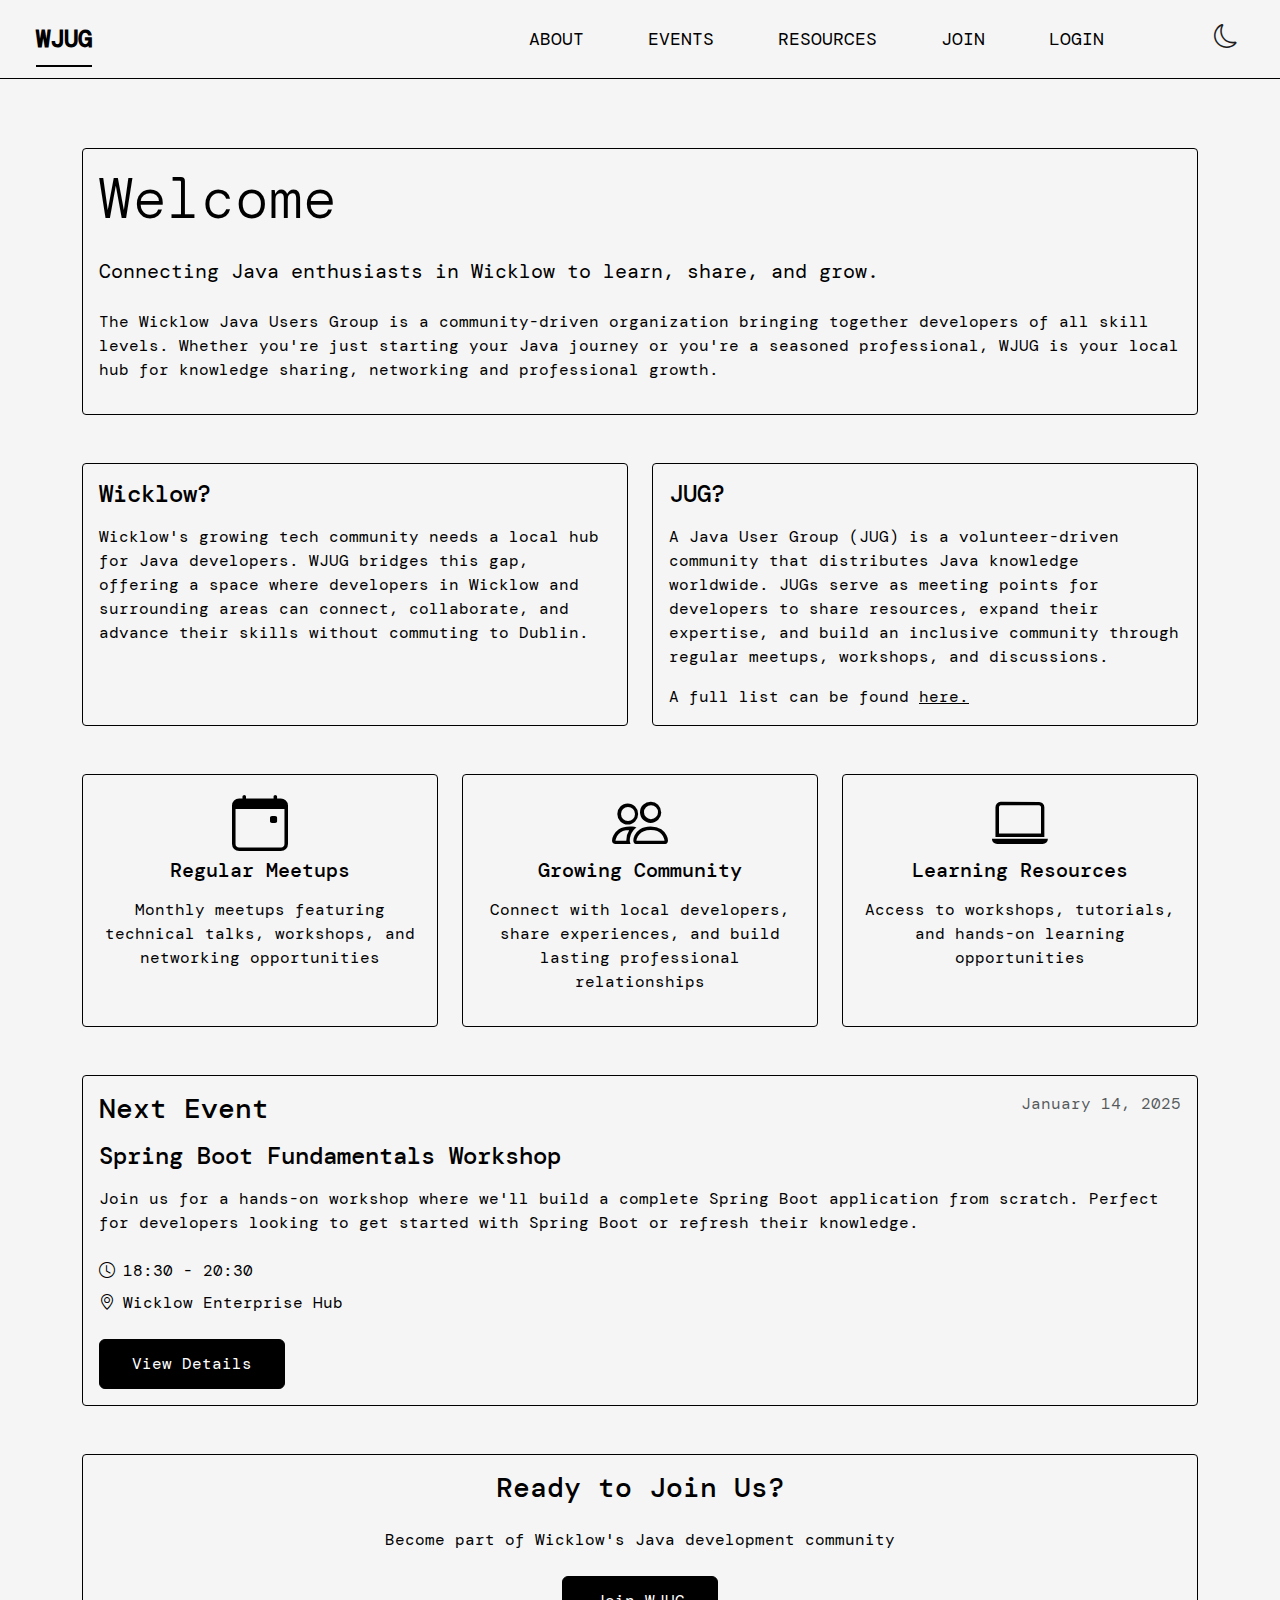
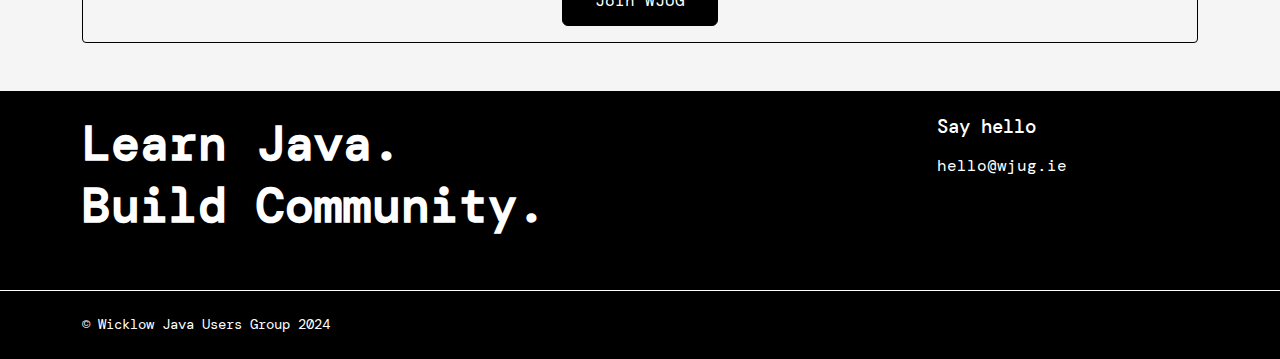
<file: index.html>
<!doctypehtml><html lang=en><title>Wicklow Java Users Group | Connect, Code, and Grow Together</title><meta charset=UTF-8><meta content="width=device-width,initial-scale=1"name=viewport><meta content="Join the Wicklow Java Users Group to connect with local developers, learn Java, and participate in workshops and expert talks. Your hub for coding, networking, and professional growth."name=description><meta content="Java, Java User Group, Wicklow, coding, developers, programming, workshops, meetups"name=keywords><meta content="index, follow"name=robots><link href=/images/icons/favicon.ico rel=icon type=image/x-icon><link href=images/icons/favicon-32x32.png rel=icon type=image/png sizes=32x32><link href=images/icons/favicon-16x16.png rel=icon type=image/png sizes=16x16><link href=https://cdn.jsdelivr.net/npm/bootstrap@5.3.2/dist/css/bootstrap.min.css rel=stylesheet><script src=https://cdn.jsdelivr.net/npm/bootstrap@5.3.2/dist/js/bootstrap.bundle.min.js defer></script><link href=https://cdn.jsdelivr.net/npm/bootstrap-icons@1.11.3/font/bootstrap-icons.css rel=stylesheet><link href="https://fonts.googleapis.com/css2?family=DM+Mono:wght@400;500;700&display=swap"rel=preload as=style onload='this.onload=null,this.rel="stylesheet"'><noscript><link href="https://fonts.googleapis.com/css2?family=DM+Mono:wght@400;500;700&display=swap"rel=stylesheet></noscript><link href=css/styles-light.css rel=stylesheet><link href=css/styles-dark.css rel=stylesheet><nav class="bg-dark fixed-top navbar navbar-dark navbar-expand-lg"><div class=container-fluid><a href=index.html class="active navbar-brand">WJUG</a> <button aria-label="Toggle navigation"class=navbar-toggler aria-controls=navbarNav aria-expanded=false data-bs-target=#navbarNav data-bs-toggle=collapse type=button><span class=navbar-toggler-icon></span></button><div class="collapse navbar-collapse"id=navbarNav><ul class="ms-auto navbar-nav"><li class=nav-item><a href=about.html class=nav-link>ABOUT</a><li class=nav-item><a href=events.html class=nav-link>EVENTS</a><li class=nav-item><a href=resources.html class=nav-link>RESOURCES</a><li class=nav-item><a href=join.html class=nav-link>JOIN</a><li class=nav-item><a href=login.html class=nav-link>LOGIN</a><li class=nav-item><li class=nav-item><button aria-label="Toggle Dark/Light mode"class=icon-toggle id=themeToggle><i class="bi bi-moon"id=themeIcon></i></button></ul></div></div></nav><div class="container home-page my-5"><div class="row mb-5"><div class=col-12><div class=card><div class=card-body><h1 class="mb-4 display-4">Welcome</h1><p class="mb-4 lead">Connecting Java enthusiasts in Wicklow to learn, share, and grow.<p>The Wicklow Java Users Group is a community-driven organization bringing together developers of all skill levels. Whether you're just starting your Java journey or you're a seasoned professional, WJUG is your local hub for knowledge sharing, networking and professional growth.</div></div></div></div><div class="row mb-5"><div class=col-md-6><div class="card h-100"><div class=card-body><h2 class="mb-3 h4">Wicklow?</h2><p>Wicklow's growing tech community needs a local hub for Java developers. WJUG bridges this gap, offering a space where developers in Wicklow and surrounding areas can connect, collaborate, and advance their skills without commuting to Dublin.</div></div></div><div class=col-md-6><div class="card h-100 jug-section"><div class=card-body><h2 class="mb-3 h4">JUG?</h2><p>A Java User Group (JUG) is a volunteer-driven community that distributes Java knowledge worldwide. JUGs serve as meeting points for developers to share resources, expand their expertise, and build an inclusive community through regular meetups, workshops, and discussions.<p class=mb-0>A full list can be found <a href=https://dev.java/community/jugs/ style=text-decoration:underline;color:#000>here.</a></div></div></div></div><div class="row mb-5"><div class=col-md-4><div class="card h-100"><div class="card-body text-center"><i class="mb-3 bi display-4 bi-calendar-event"></i><h2 class="mb-3 h5">Regular Meetups</h2><p>Monthly meetups featuring technical talks, workshops, and networking opportunities</div></div></div><div class=col-md-4><div class="card h-100"><div class="card-body text-center"><i class="mb-3 bi display-4 bi-people"></i><h2 class="mb-3 h5">Growing Community</h2><p>Connect with local developers, share experiences, and build lasting professional relationships</div></div></div><div class=col-md-4><div class="card h-100"><div class="card-body text-center"><i class="mb-3 bi display-4 bi-laptop"></i><h2 class="mb-3 h5">Learning Resources</h2><p>Access to workshops, tutorials, and hands-on learning opportunities</div></div></div></div><div class="row mb-5"><div class=col-12><div class=card><div class=card-body><div class="mb-3 align-items-start d-flex justify-content-between"><h2 class="mb-0 h3">Next Event</h2><span class=text-muted>January 14, 2025</span></div><h3 class="mb-3 h4">Spring Boot Fundamentals Workshop</h3><p class=mb-4>Join us for a hands-on workshop where we'll build a complete Spring Boot application from scratch. Perfect for developers looking to get started with Spring Boot or refresh their knowledge.<div class=mb-4><p class=mb-2><i class="bi me-2 bi-clock"></i>18:30 - 20:30<p class=mb-0><i class="bi me-2 bi-geo-alt"></i>Wicklow Enterprise Hub</div><a href=events.html#upcoming-events class="btn btn-dark">View Details</a></div></div></div></div><div class=row><div class=col-12><div class=card><div class="card-body text-center"><h2 class="mb-4 h3">Ready to Join Us?</h2><p class=mb-4>Become part of Wicklow's Java development community<div class="d-flex gap-3 justify-content-center"><a href=join.html class="btn btn-dark">Join WJUG</a></div></div></div></div></div></div><footer class="bg-dark footer py-4 text-white"><div class=container><div class="mb-4 row"><div class="mb-4 col-lg-6"><h2 class="display-5 fw-bold mb-1">Learn Java.</h2><h2 class="display-5 fw-bold">Build Community.</h2></div><div class="mb-4 col-lg-3"></div><div class="mb-4 col-lg-3"><h5 class=mb-3>Say hello</h5><a href=mailto:hello@wjug.ie class="text-white text-decoration-none">hello@wjug.ie</a></div></div><div class=divider-line></div><div class="row align-items-center"style=margin-top:3rem><div class=col-md-6><p class="mb-0 small">© Wicklow Java Users Group 2024</div></div></div></footer><script src=js/theme-toggle.js></script>
</file>
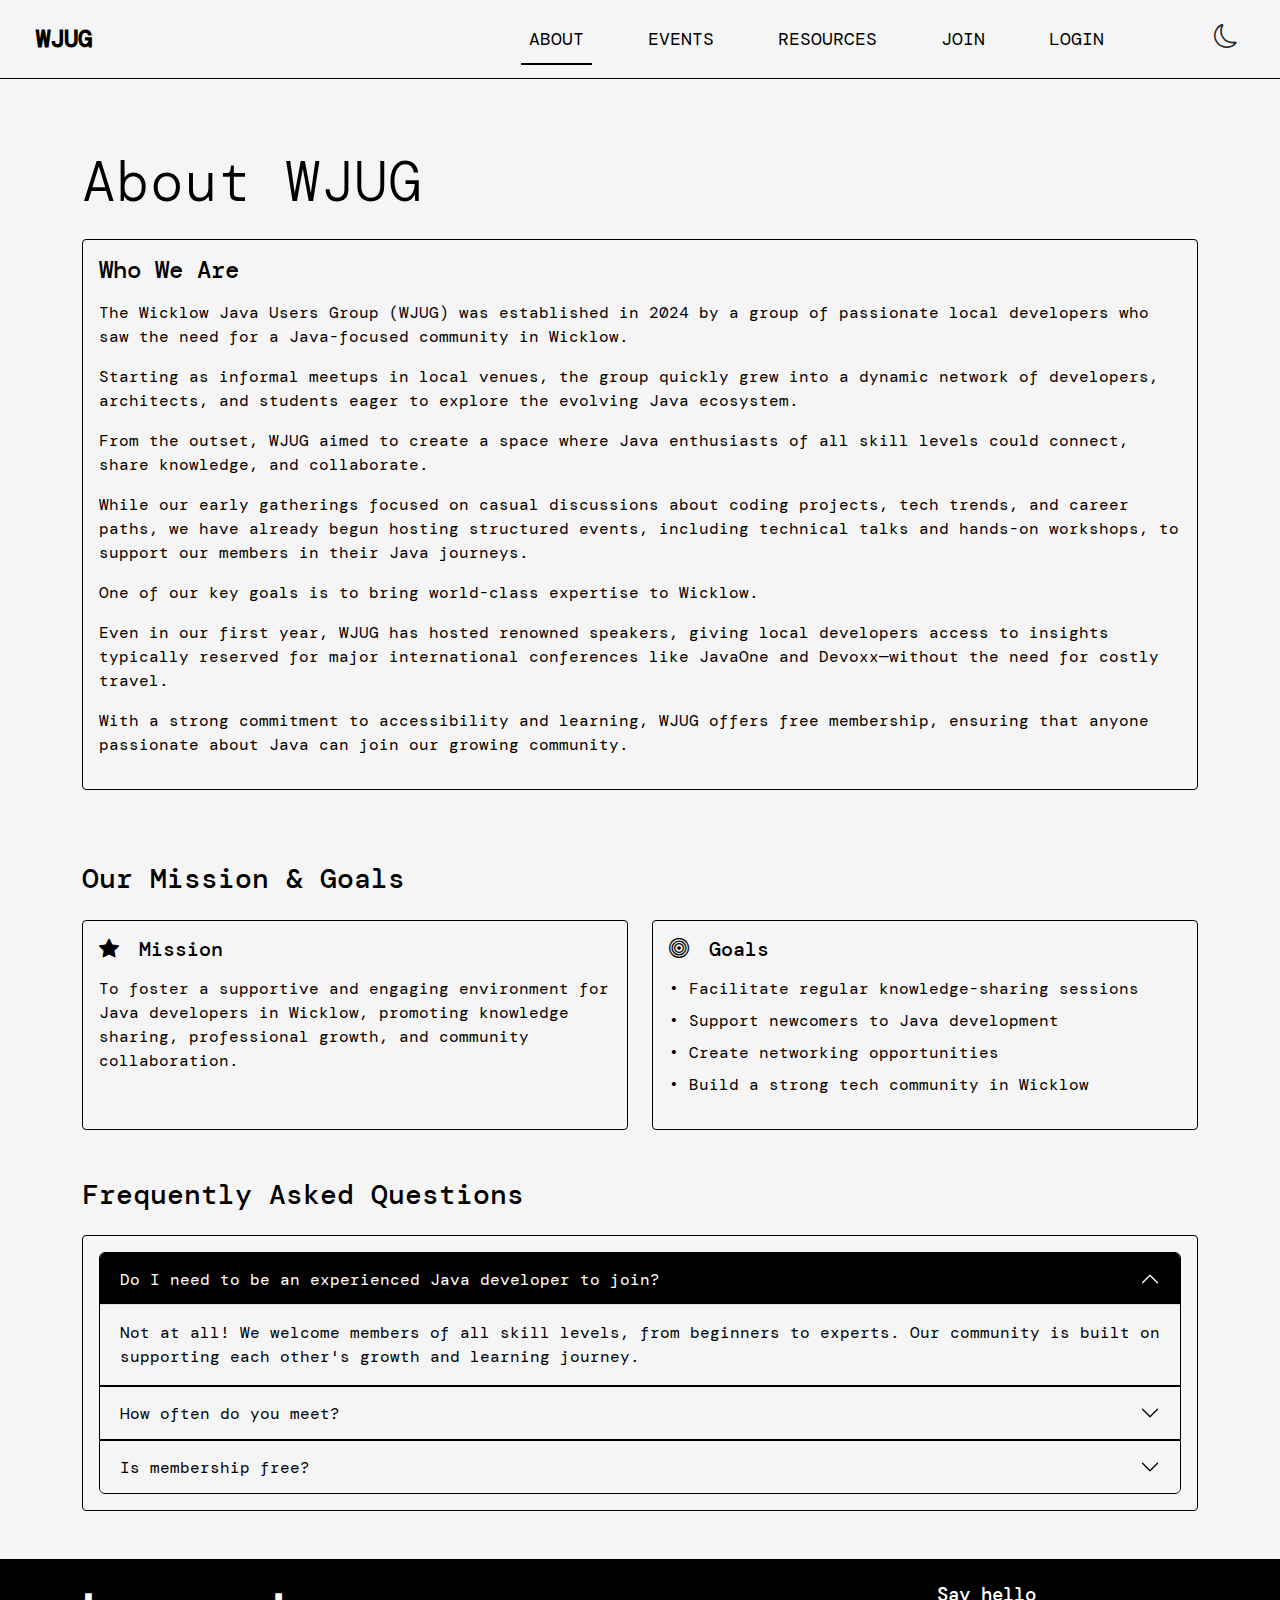
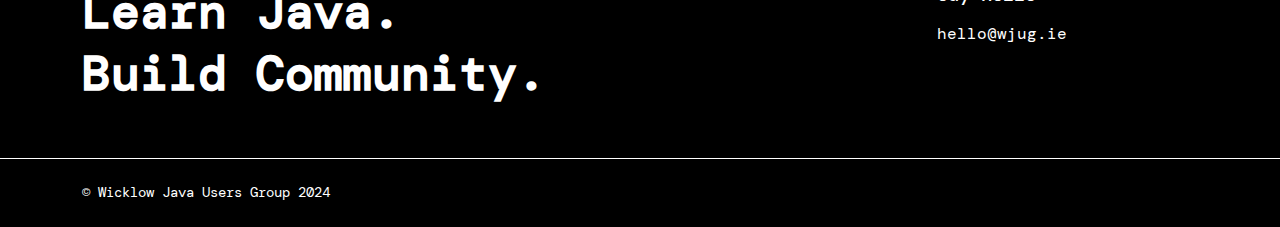
<file: about.html>
<!doctypehtml><html lang=en><title>Wicklow Java Users Group | Connect, Code, and Grow Together</title><meta charset=UTF-8><meta content="width=device-width,initial-scale=1"name=viewport><meta content="Join the Wicklow Java Users Group to connect with local developers, learn Java, and participate in workshops and expert talks. Your hub for coding, networking, and professional growth."name=description><meta content="Java, Java User Group, Wicklow, coding, developers, programming, workshops, meetups"name=keywords><meta content="index, follow"name=robots><link href=/images/icons/favicon.ico rel=icon type=image/x-icon><link href=images/icons/favicon-32x32.png rel=icon type=image/png sizes=32x32><link href=images/icons/favicon-16x16.png rel=icon type=image/png sizes=16x16><link href=https://cdn.jsdelivr.net/npm/bootstrap@5.3.2/dist/css/bootstrap.min.css rel=stylesheet><script src=https://cdn.jsdelivr.net/npm/bootstrap@5.3.2/dist/js/bootstrap.bundle.min.js></script><link href=https://cdn.jsdelivr.net/npm/bootstrap-icons@1.11.3/font/bootstrap-icons.css rel=stylesheet><link href="https://fonts.googleapis.com/css2?family=DM+Mono:wght@400;500;700&display=swap"rel=stylesheet><link href=css/styles-light.css rel=stylesheet><link href=css/styles-dark.css rel=stylesheet><nav class="bg-dark fixed-top navbar navbar-dark navbar-expand-lg"><div class=container-fluid><a class=navbar-brand href=index.html>WJUG</a> <button class=navbar-toggler data-bs-target=#navbarNav data-bs-toggle=collapse type=button aria-controls=navbarNav aria-expanded=false aria-label="Toggle navigation"><span class=navbar-toggler-icon></span></button><div class="collapse navbar-collapse"id=navbarNav><ul class="ms-auto navbar-nav"><li class=nav-item><a class="nav-link active"href=about.html>ABOUT</a><li class=nav-item><a class=nav-link href=events.html>EVENTS</a><li class=nav-item><a class=nav-link href=resources.html>RESOURCES</a><li class=nav-item><a class=nav-link href=join.html>JOIN</a><li class=nav-item><a class=nav-link href=login.html>LOGIN</a><li class=nav-item><li class=nav-item><button class=icon-toggle aria-label="Toggle Dark/Light mode"id=themeToggle><i class="bi bi-moon"id=themeIcon></i></button></ul></div></div></nav><div class="container about-page my-5"><div class="row mb-5"><div class=col-12><h1 class="mb-4 display-4">About WJUG</h1><div class="mb-4 card"><div class=card-body><h2 class="mb-3 h4">Who We Are</h2><p>The Wicklow Java Users Group (WJUG) was established in 2024 by a group of passionate local developers who saw the need for a Java-focused community in Wicklow.<p>Starting as informal meetups in local venues, the group quickly grew into a dynamic network of developers, architects, and students eager to explore the evolving Java ecosystem.<p>From the outset, WJUG aimed to create a space where Java enthusiasts of all skill levels could connect, share knowledge, and collaborate.<p>While our early gatherings focused on casual discussions about coding projects, tech trends, and career paths, we have already begun hosting structured events, including technical talks and hands-on workshops, to support our members in their Java journeys.<p>One of our key goals is to bring world-class expertise to Wicklow.<p>Even in our first year, WJUG has hosted renowned speakers, giving local developers access to insights typically reserved for major international conferences like JavaOne and Devoxx—without the need for costly travel.<p>With a strong commitment to accessibility and learning, WJUG offers free membership, ensuring that anyone passionate about Java can join our growing community.</div></div></div></div><div class="row mb-5"><div class=col-12><h2 class="mb-4 h3">Our Mission & Goals</h2><div class="row g-4"><div class=col-md-6><div class="card h-100"><div class=card-body><h3 class="mb-3 h5"><i class="bi me-2 text-primary bi-star-fill"></i> Mission</h3><p>To foster a supportive and engaging environment for Java developers in Wicklow, promoting knowledge sharing, professional growth, and community collaboration.</div></div></div><div class=col-md-6><div class="card h-100"><div class=card-body><h3 class="mb-3 h5"><i class="bi me-2 text-primary bi-bullseye"></i> Goals</h3><ul class=list-unstyled><li class=mb-2>• Facilitate regular knowledge-sharing sessions<li class=mb-2>• Support newcomers to Java development<li class=mb-2>• Create networking opportunities<li>• Build a strong tech community in Wicklow</ul></div></div></div></div></div></div><div class="row mb-5"><div class=col-12><h2 class="mb-4 h3">Frequently Asked Questions</h2><div class=card><div class=card-body><div class=accordion id=faqAccordion><div class=accordion-item><h3 class=accordion-header><button class=accordion-button data-bs-target=#faq1 data-bs-toggle=collapse type=button>Do I need to be an experienced Java developer to join?</button></h3><div class="collapse accordion-collapse show"id=faq1 data-bs-parent=#faqAccordion><div class=accordion-body>Not at all! We welcome members of all skill levels, from beginners to experts. Our community is built on supporting each other's growth and learning journey.</div></div></div><div class=accordion-item><h3 class=accordion-header><button class="accordion-button collapsed"data-bs-target=#faq2 data-bs-toggle=collapse type=button>How often do you meet?</button></h3><div class="collapse accordion-collapse"id=faq2 data-bs-parent=#faqAccordion><div class=accordion-body>We host monthly meetups, typically on the last Thursday of each month. We also organize additional workshops and special events throughout the year.</div></div></div><div class=accordion-item><h3 class=accordion-header><button class="accordion-button collapsed"data-bs-target=#faq3 data-bs-toggle=collapse type=button>Is membership free?</button></h3><div class="collapse accordion-collapse"id=faq3 data-bs-parent=#faqAccordion><div class=accordion-body>Yes, membership is completely free! We believe in making technology education and community support accessible to everyone.</div></div></div></div></div></div></div></div></div><footer class="bg-dark footer py-4 text-white"><div class=container><div class="mb-4 row"><div class="mb-4 col-lg-6"><h2 class="display-5 fw-bold mb-1">Learn Java.</h2><h2 class="display-5 fw-bold">Build Community.</h2></div><div class="mb-4 col-lg-3"></div><div class="mb-4 col-lg-3"><h5 class=mb-3>Say hello</h5><a class="text-white text-decoration-none"href=mailto:hello@wjug.ie>hello@wjug.ie</a></div></div><div class=divider-line></div><div class="row align-items-center"style=margin-top:3rem><div class=col-md-6><p class="mb-0 small">© Wicklow Java Users Group 2024</div></div></div></footer><script src=js/theme-toggle.js></script>
</file>
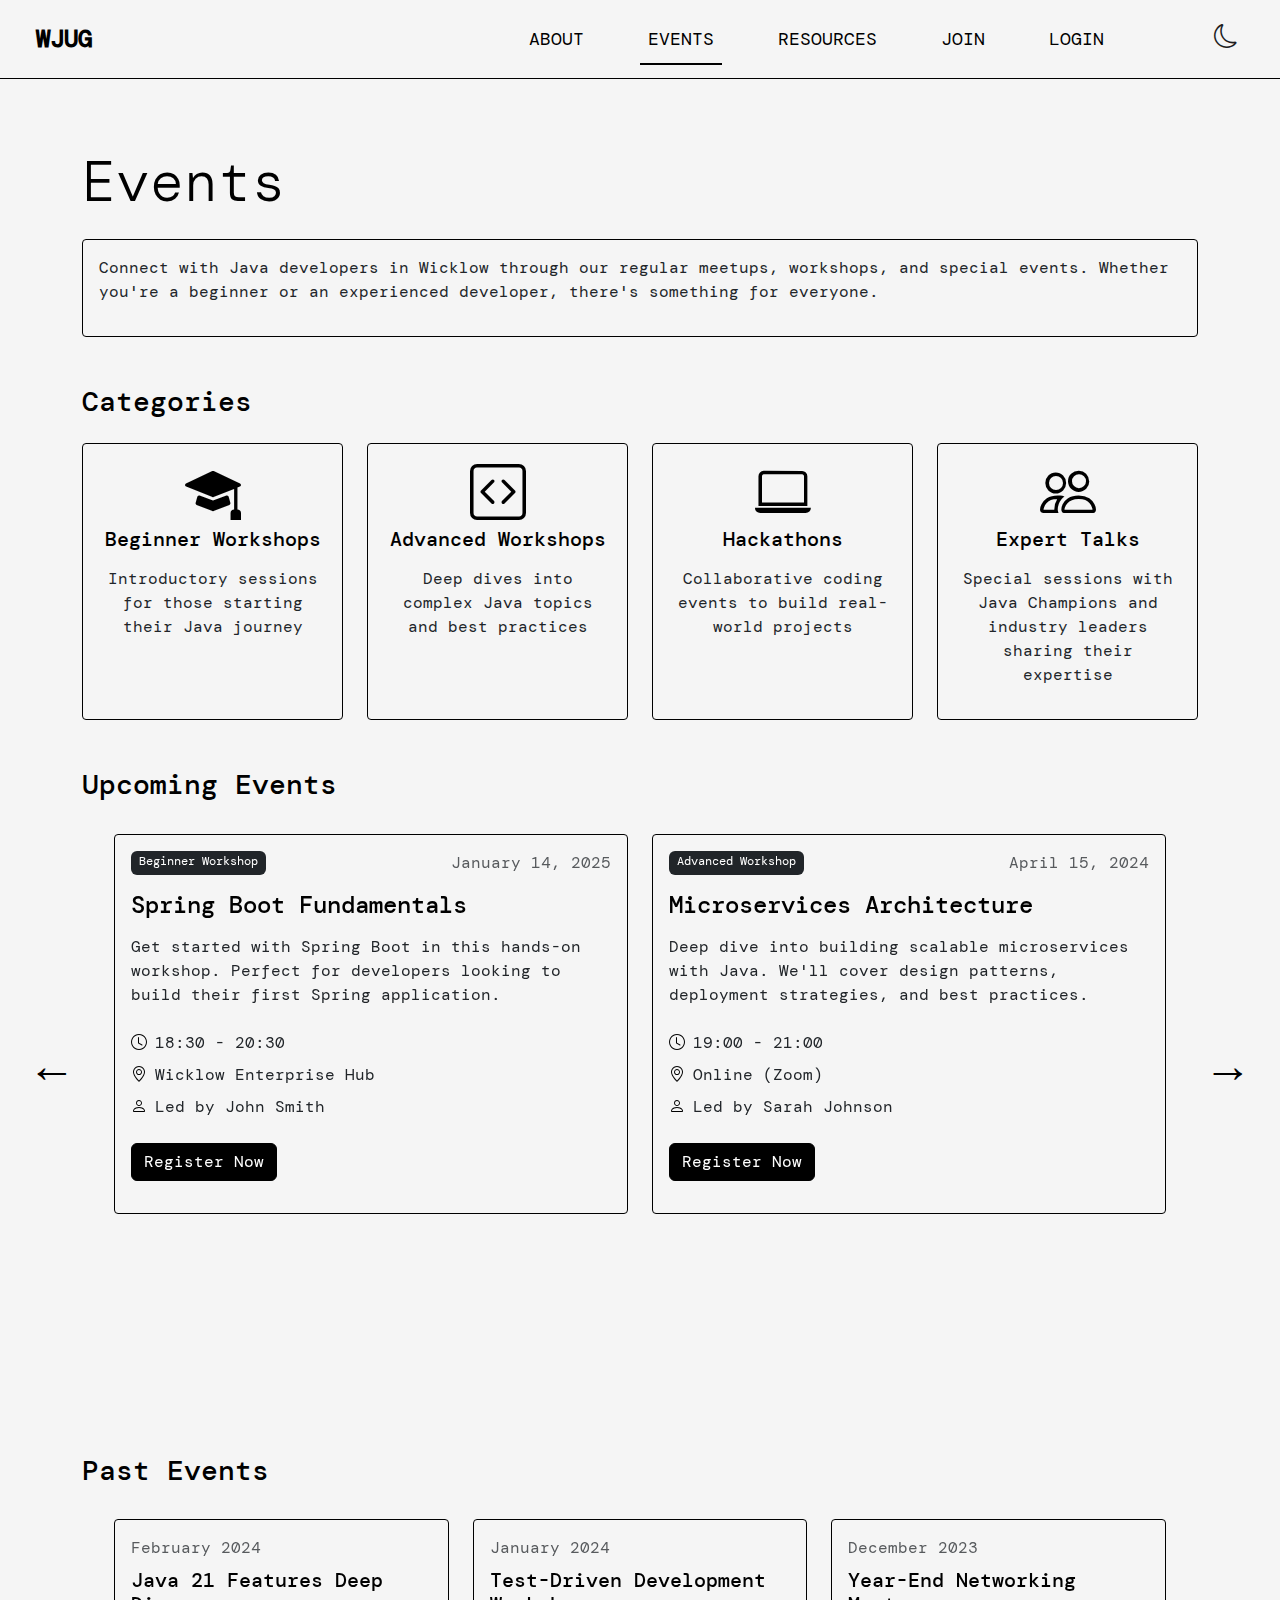
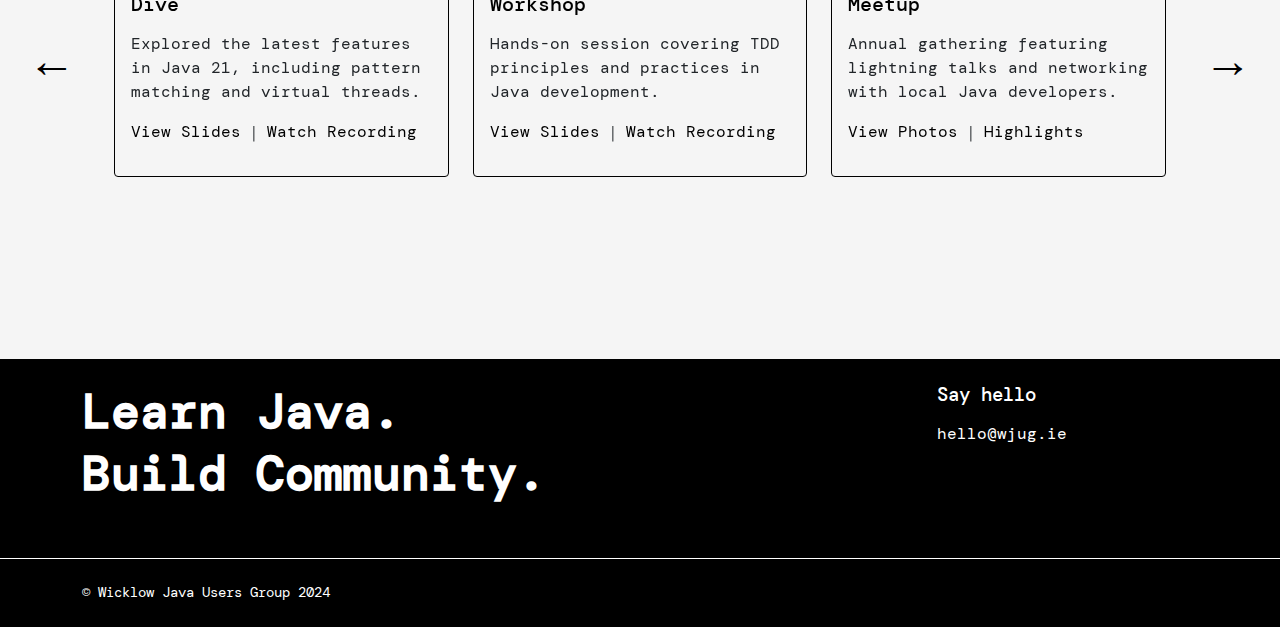
<file: events.html>
<!doctypehtml><html lang=en><title>Wicklow Java Users Group | Connect, Code, and Grow Together</title><meta charset=UTF-8><meta content="width=device-width,initial-scale=1"name=viewport><meta content="Join the Wicklow Java Users Group to connect with local developers, learn Java, and participate in workshops and expert talks. Your hub for coding, networking, and professional growth."name=description><meta content="Java, Java User Group, Wicklow, coding, developers, programming, workshops, meetups"name=keywords><meta content="index, follow"name=robots><link href=/images/icons/favicon.ico rel=icon type=image/x-icon><link href=images/icons/favicon-32x32.png rel=icon type=image/png sizes=32x32><link href=images/icons/favicon-16x16.png rel=icon type=image/png sizes=16x16><link href=https://cdn.jsdelivr.net/npm/bootstrap@5.3.2/dist/css/bootstrap.min.css rel=stylesheet><script src=https://cdn.jsdelivr.net/npm/bootstrap@5.3.2/dist/js/bootstrap.bundle.min.js></script><link href=https://cdn.jsdelivr.net/npm/bootstrap-icons@1.11.3/font/bootstrap-icons.css rel=stylesheet><link href="https://fonts.googleapis.com/css2?family=DM+Mono:wght@400;500;700&display=swap"rel=stylesheet><link href=css/styles-light.css rel=stylesheet><link href=css/styles-dark.css rel=stylesheet><nav class="bg-dark fixed-top navbar navbar-dark navbar-expand-lg"><div class=container-fluid><a class=navbar-brand href=index.html>WJUG</a> <button class=navbar-toggler data-bs-target=#navbarNav type=button aria-controls=navbarNav aria-expanded=false aria-label="Toggle navigation"data-bs-toggle=collapse><span class=navbar-toggler-icon></span></button><div class="collapse navbar-collapse"id=navbarNav><ul class="ms-auto navbar-nav"><li class=nav-item><a class=nav-link href=about.html>ABOUT</a><li class=nav-item><a class="nav-link active"href=events.html>EVENTS</a><li class=nav-item><a class=nav-link href=resources.html>RESOURCES</a><li class=nav-item><a class=nav-link href=join.html>JOIN</a><li class=nav-item><a class=nav-link href=login.html>LOGIN</a><li class=nav-item><li class=nav-item><button class=icon-toggle aria-label="Toggle Dark/Light mode"id=themeToggle><i class="bi bi-moon"id=themeIcon></i></button></ul></div></div></nav><div class="container events-page my-5"><div class="row mb-5"><div class=col-12><h1 class="mb-4 display-4">Events</h1><div class=card><div class=card-body><p>Connect with Java developers in Wicklow through our regular meetups, workshops, and special events. Whether you're a beginner or an experienced developer, there's something for everyone.</div></div></div></div><div class="row mb-5"><div class=col-12><h2 class="mb-4 h3">Categories</h2><div class="row g-4"><div class=col-md-3><div class="card h-100"><div class="card-body text-center"><i class="mb-3 bi display-4 bi-mortarboard-fill"></i><h3 class="mb-3 h5">Beginner Workshops</h3><p>Introductory sessions for those starting their Java journey</div></div></div><div class=col-md-3><div class="card h-100"><div class="card-body text-center"><i class="mb-3 bi display-4 bi-code-square"></i><h3 class="mb-3 h5">Advanced Workshops</h3><p>Deep dives into complex Java topics and best practices</div></div></div><div class=col-md-3><div class="card h-100"><div class="card-body text-center"><i class="mb-3 bi display-4 bi-laptop"></i><h3 class="mb-3 h5">Hackathons</h3><p>Collaborative coding events to build real-world projects</div></div></div><div class=col-md-3><div class="card h-100"><div class="card-body text-center"><i class="mb-3 bi display-4 bi-people"></i><h3 class="mb-3 h5">Expert Talks</h3><p>Special sessions with Java Champions and industry leaders sharing their expertise</div></div></div></div></div></div><div class="row mb-5"id=upcoming-events><div class=col-12><h2 class="mb-4 h3">Upcoming Events</h2><div class="carousel slide"id=upcomingEventsCarousel><div class="carousel-inner pb-3"><div class="carousel-item active"><div class="row g-4"><div class=col-md-6><div class="card h-100"><div class=card-body><div class="mb-3 d-flex justify-content-between"><span class="bg-dark badge">Beginner Workshop</span> <span class=text-muted>January 14, 2025</span></div><h3 class="mb-3 h4">Spring Boot Fundamentals</h3><p class=mb-4>Get started with Spring Boot in this hands-on workshop. Perfect for developers looking to build their first Spring application.<div class=mb-4><p class=mb-2><i class="bi me-2 bi-clock"></i>18:30 - 20:30<p class=mb-2><i class="bi me-2 bi-geo-alt"></i>Wicklow Enterprise Hub<p><i class="bi me-2 bi-person"></i>Led by John Smith</div><a class="btn btn-dark"href=login.html>Register Now</a></div></div></div><div class=col-md-6><div class="card h-100"><div class=card-body><div class="mb-3 d-flex justify-content-between"><span class="bg-dark badge">Advanced Workshop</span> <span class=text-muted>April 15, 2024</span></div><h3 class="mb-3 h4">Microservices Architecture</h3><p class=mb-4>Deep dive into building scalable microservices with Java. We'll cover design patterns, deployment strategies, and best practices.<div class=mb-4><p class=mb-2><i class="bi me-2 bi-clock"></i>19:00 - 21:00<p class=mb-2><i class="bi me-2 bi-geo-alt"></i>Online (Zoom)<p><i class="bi me-2 bi-person"></i>Led by Sarah Johnson</div><a class="btn btn-dark"href=login.html>Register Now</a></div></div></div></div></div><div class=carousel-item><div class="row g-4"><div class=col-md-6><div class="card h-100"><div class=card-body><div class="mb-3 d-flex justify-content-between"><span class="bg-dark badge">Hackathon</span> <span class=text-muted>May 18-19, 2024</span></div><h3 class="mb-3 h4">Spring Boot API Hackathon</h3><p class=mb-4>Join us for a weekend of coding as we build RESTful APIs using Spring Boot. Work in teams to create innovative solutions for real-world problems. Perfect for developers looking to enhance their Spring Boot skills.<div class=mb-4><p class=mb-2><i class="bi me-2 bi-clock"></i>09:00 - 17:00 (both days)<p class=mb-2><i class="bi me-2 bi-geo-alt"></i>Wicklow Enterprise Hub<p><i class="bi me-2 bi-person"></i>Mentored by Spring Framework Contributors</div><a class="btn btn-dark"href=login.html>Register Now</a></div></div></div><div class=col-md-6><div class="card h-100"><div class=card-body><div class="mb-3 d-flex justify-content-between"><span class="bg-dark badge">Expert Talk</span> <span class=text-muted>April 25, 2024</span></div><h3 class="mb-3 h4">Modern Java Performance with Casper Condette</h3><p class=mb-4>Join Java Champion Dr. Casper Condette for an in-depth exploration of optimization in modern Java applications. Learn about JVM internals, garbage collection, and practical techniques for improving performance.<div class=mb-4><p class=mb-2><i class="bi me-2 bi-clock"></i>18:30 - 20:30<p class=mb-2><i class="bi me-2 bi-geo-alt"></i>Online (Zoom)<p><i class="bi me-2 bi-person"></i>Speaker: Dr. Casper Condette</div><a class="btn btn-dark"href=login.html>Register Now</a></div></div></div></div></div></div><button class=carousel-control-prev data-bs-target=#upcomingEventsCarousel type=button data-bs-slide=prev><span class=carousel-control-prev-icon aria-hidden=true></span> <span class=visually-hidden>Previous</span></button> <button class=carousel-control-next data-bs-target=#upcomingEventsCarousel type=button data-bs-slide=next><span class=carousel-control-next-icon aria-hidden=true></span> <span class=visually-hidden>Next</span></button></div></div></div><div class=row><div class=col-12><h2 class="mb-4 h3">Past Events</h2><div class="carousel slide"id=pastEventsCarousel><div class="carousel-inner pb-3"><div class="carousel-item active"><div class="row g-4"><div class=col-md-4><div class="card h-100"><div class=card-body><span class="text-muted d-block mb-2">February 2024</span><h3 class="mb-3 h5">Java 21 Features Deep Dive</h3><p class=mb-3>Explored the latest features in Java 21, including pattern matching and virtual threads.<div class="d-flex gap-2"><a class=text-decoration-none href=login.html>View Slides</a> <span class=text-muted>|</span> <a class=text-decoration-none href=login.html>Watch Recording</a></div></div></div></div><div class=col-md-4><div class="card h-100"><div class=card-body><span class="text-muted d-block mb-2">January 2024</span><h3 class="mb-3 h5">Test-Driven Development Workshop</h3><p class=mb-3>Hands-on session covering TDD principles and practices in Java development.<div class="d-flex gap-2"><a class=text-decoration-none href=login.html>View Slides</a> <span class=text-muted>|</span> <a class=text-decoration-none href=login.html>Watch Recording</a></div></div></div></div><div class=col-md-4><div class="card h-100"><div class=card-body><span class="text-muted d-block mb-2">December 2023</span><h3 class="mb-3 h5">Year-End Networking Meetup</h3><p class=mb-3>Annual gathering featuring lightning talks and networking with local Java developers.<div class="d-flex gap-2"><a class=text-decoration-none href=login.html>View Photos</a> <span class=text-muted>|</span> <a class=text-decoration-none href=login.html>Highlights</a></div></div></div></div></div></div><div class=carousel-item><div class="row g-4"><div class=col-md-4><div class="card h-100"><div class=card-body><span class="text-muted d-block mb-2">November 2023</span><h3 class="mb-3 h5">Spring Security Workshop</h3><p class=mb-3>Comprehensive overview of securing Spring applications with hands-on examples.<div class="d-flex gap-2"><a class=text-decoration-none href=login.html>View Slides</a> <span class=text-muted>|</span> <a class=text-decoration-none href=login.html>Watch Recording</a></div></div></div></div><div class=col-md-4><div class="card h-100"><div class=card-body><span class="text-muted d-block mb-2">October 2023</span><h3 class="mb-3 h5">Docker for Java Developers</h3><p class=mb-3>Introduction to containerization and best practices for Java applications.<div class="d-flex gap-2"><a class=text-decoration-none href=login.html>View Slides</a> <span class=text-muted>|</span> <a class=text-decoration-none href=login.html>Watch Recording</a></div></div></div></div><div class=col-md-4><div class="card h-100"><div class=card-body><span class="text-muted d-block mb-2">September 2023</span><h3 class="mb-3 h5">Git Workshop</h3><p class=mb-3>Advanced Git techniques and workflow strategies for team collaboration.<div class="d-flex gap-2"><a class=text-decoration-none href=login.html>View Slides</a> <span class=text-muted>|</span> <a class=text-decoration-none href=login.html>Watch Recording</a></div></div></div></div></div></div></div><button class=carousel-control-prev data-bs-target=#pastEventsCarousel type=button data-bs-slide=prev><span class=carousel-control-prev-icon aria-hidden=true></span> <span class=visually-hidden>Previous</span></button> <button class=carousel-control-next data-bs-target=#pastEventsCarousel type=button data-bs-slide=next><span class=carousel-control-next-icon aria-hidden=true></span> <span class=visually-hidden>Next</span></button></div></div></div></div><footer class="bg-dark footer py-4 text-white"><div class=container><div class="mb-4 row"><div class="mb-4 col-lg-6"><h2 class="display-5 fw-bold mb-1">Learn Java.</h2><h2 class="display-5 fw-bold">Build Community.</h2></div><div class="mb-4 col-lg-3"></div><div class="mb-4 col-lg-3"><h5 class=mb-3>Say hello</h5><a class="text-decoration-none text-white"href=mailto:hello@wjug.ie>hello@wjug.ie</a></div></div><div class=divider-line></div><div class="row align-items-center"style=margin-top:3rem><div class=col-md-6><p class="mb-0 small">© Wicklow Java Users Group 2024</div></div></div></footer><script src=js/theme-toggle.js></script>
</file>
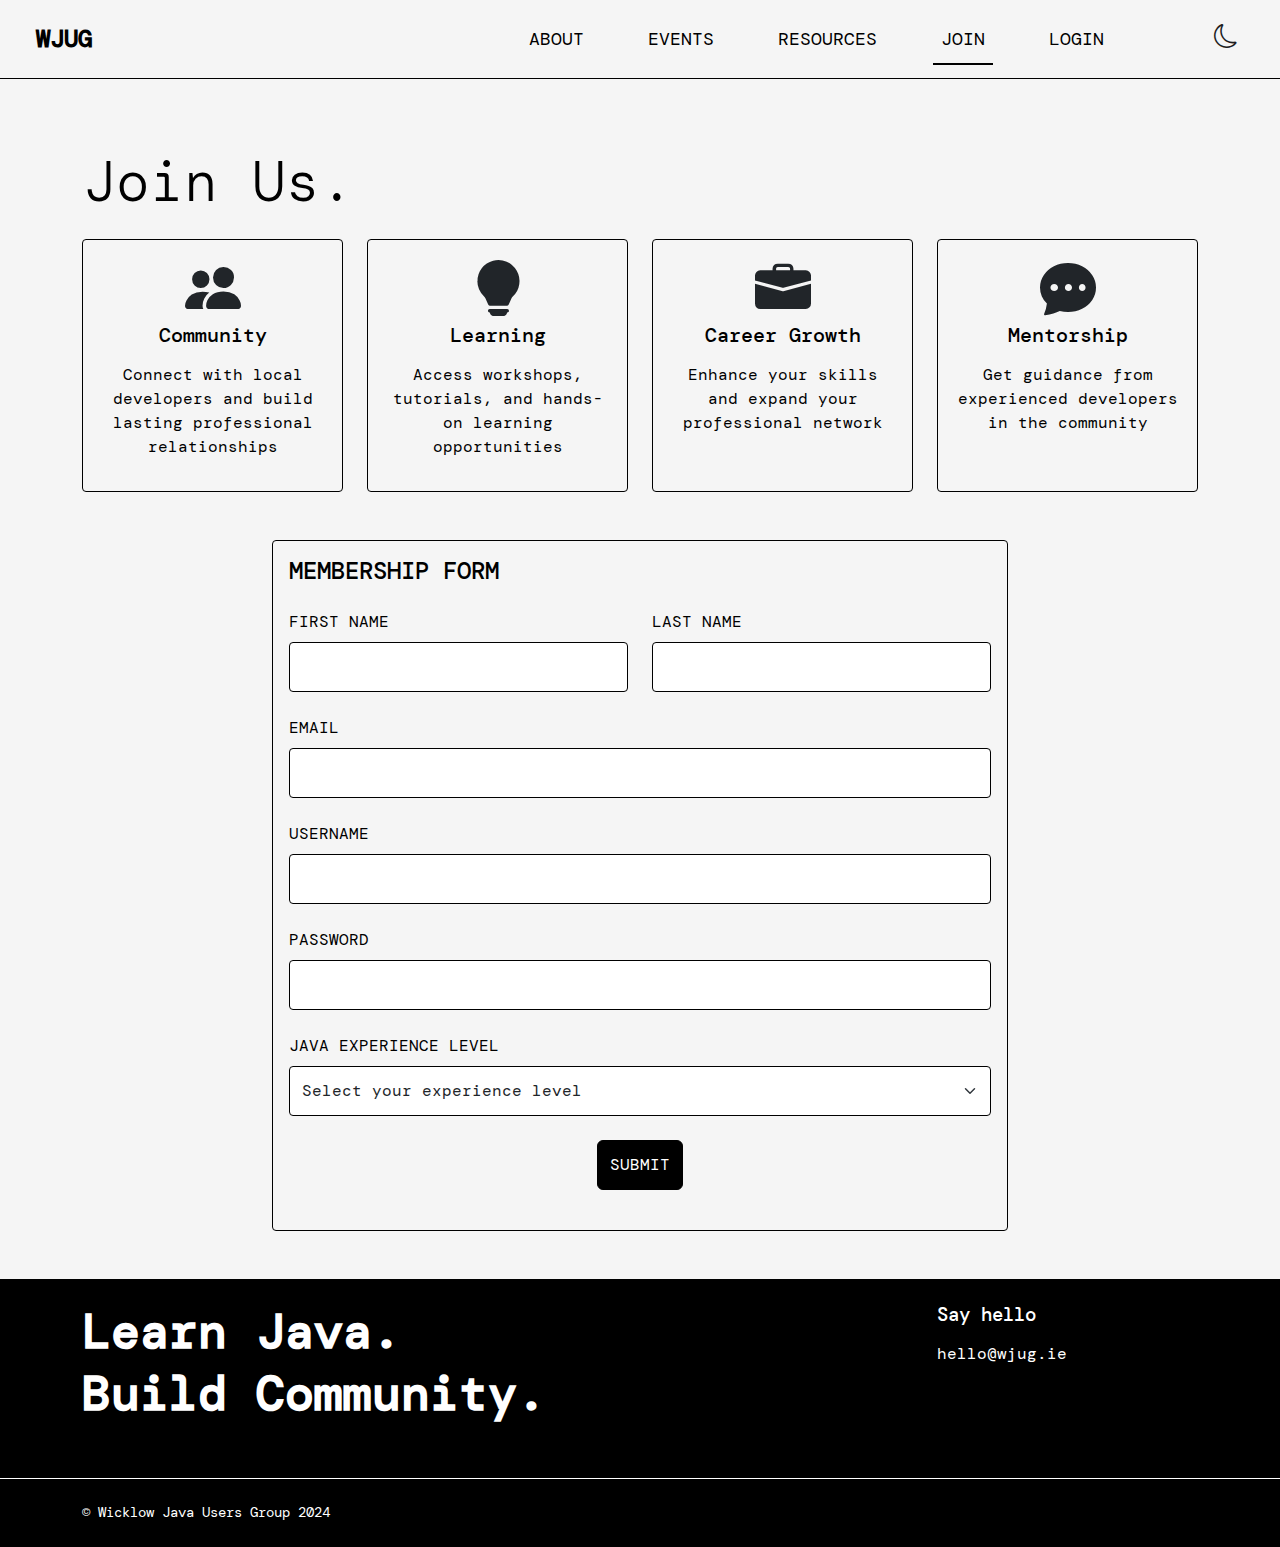
<file: join.html>
<!doctypehtml><html lang=en><title>Wicklow Java Users Group | Connect, Code, and Grow Together</title><meta charset=UTF-8><meta content="width=device-width,initial-scale=1"name=viewport><meta content="Join the Wicklow Java Users Group to connect with local developers, learn Java, and participate in workshops and expert talks. Your hub for coding, networking, and professional growth."name=description><meta content="Java, Java User Group, Wicklow, coding, developers, programming, workshops, meetups"name=keywords><meta content="index, follow"name=robots><link href=/images/icons/favicon.ico rel=icon type=image/x-icon><link href=images/icons/favicon-32x32.png rel=icon type=image/png sizes=32x32><link href=images/icons/favicon-16x16.png rel=icon type=image/png sizes=16x16><link href=https://cdn.jsdelivr.net/npm/bootstrap@5.3.2/dist/css/bootstrap.min.css rel=stylesheet><script src=https://cdn.jsdelivr.net/npm/bootstrap@5.3.2/dist/js/bootstrap.bundle.min.js></script><link href=https://cdn.jsdelivr.net/npm/bootstrap-icons@1.11.3/font/bootstrap-icons.css rel=stylesheet><link href="https://fonts.googleapis.com/css2?family=DM+Mono:wght@400;500;700&display=swap"rel=stylesheet><link href=css/styles-light.css rel=stylesheet><link href=css/styles-dark.css rel=stylesheet><script src=js/form-validation.js></script><nav class="bg-dark fixed-top navbar navbar-dark navbar-expand-lg"><div class=container-fluid><a class=navbar-brand href=index.html>WJUG</a> <button class=navbar-toggler aria-label="Toggle navigation"aria-controls=navbarNav aria-expanded=false data-bs-target=#navbarNav data-bs-toggle=collapse type=button><span class=navbar-toggler-icon></span></button><div class="collapse navbar-collapse"id=navbarNav><ul class="ms-auto navbar-nav"><li class=nav-item><a class=nav-link href=about.html>ABOUT</a><li class=nav-item><a class=nav-link href=events.html>EVENTS</a><li class=nav-item><a class=nav-link href=resources.html>RESOURCES</a><li class=nav-item><a class="nav-link active"href=join.html>JOIN</a><li class=nav-item><a class=nav-link href=login.html>LOGIN</a><li class=nav-item><li class=nav-item><button class=icon-toggle aria-label="Toggle Dark/Light mode"id=themeToggle><i class="bi bi-moon"id=themeIcon></i></button></ul></div></div></nav><div class="container join-page my-5"><div class="row mb-5"><div class=col-12><h1 class="mb-4 display-4">Join Us.</h1><div class="row g-4"><div class=col-md-3><div class="card h-100"><div class="card-body text-center"><i class="mb-3 bi display-4 bi-people-fill"></i><h3 class="mb-3 h5">Community</h3><p>Connect with local developers and build lasting professional relationships</div></div></div><div class=col-md-3><div class="card h-100"><div class="card-body text-center"><i class="mb-3 bi display-4 bi-lightbulb-fill"></i><h3 class="mb-3 h5">Learning</h3><p>Access workshops, tutorials, and hands-on learning opportunities</div></div></div><div class=col-md-3><div class="card h-100"><div class="card-body text-center"><i class="mb-3 bi display-4 bi-briefcase-fill"></i><h3 class="mb-3 h5">Career Growth</h3><p>Enhance your skills and expand your professional network</div></div></div><div class=col-md-3><div class="card h-100"><div class="card-body text-center"><i class="mb-3 bi display-4 bi-chat-dots-fill"></i><h3 class="mb-3 h5">Mentorship</h3><p>Get guidance from experienced developers in the community</div></div></div></div></div></div><div class="row justify-content-center"><div class=col-md-8><div class=card><div class=card-body><h2 class="mb-4 h4">MEMBERSHIP FORM</h2><form id=joinForm novalidate onsubmit="return validateJoinForm(event)"><div class="mb-4 row"><div class=col-md-6><label class=form-label for=firstName>FIRST NAME</label> <input class=form-control id=firstName><div class="d-none alert alert-danger mt-2"id=firstNameError>Please enter your first name.</div></div><div class=col-md-6><label class=form-label for=lastName>LAST NAME</label> <input class=form-control id=lastName><div class="d-none alert alert-danger mt-2"id=lastNameError>Please enter your last name.</div></div></div><div class=mb-4><label class=form-label for=email>EMAIL</label> <input class=form-control id=email type=email><div class="d-none alert alert-danger mt-2"id=emailError>Please enter a valid email address.</div></div><div class=mb-4><label class=form-label for=username>USERNAME</label> <input class=form-control id=username><div class="d-none alert alert-danger mt-2"id=usernameError>Username must be 3-15 characters and start with a letter.</div></div><div class=mb-4><label class=form-label for=password>PASSWORD</label> <input class=form-control id=password type=password><div class="d-none mt-2 progress"style=height:12px><div class=progress-bar id=passwordStrength role=progressbar></div></div><div class="d-none alert alert-danger mt-2"id=passwordError>Password must include uppercase, lowercase, number and be at least 8 characters.</div></div><div class=mb-4><label class=form-label for=experience>JAVA EXPERIENCE LEVEL</label> <select class=form-select id=experience><option value="">Select your experience level<option value=beginner>Beginner<option value=intermediate>Intermediate<option value=advanced>Advanced</select><div class="d-none alert alert-danger mt-2"id=experienceError>Please select your experience level.</div></div><div class="mb-4 alert alert-success d-none"id=successMessage>Thanks for applying! We'll be in touch shortly with more information.</div><div class="mb-4 text-center"><button class="btn btn-dark"type=submit>SUBMIT</button></div></form></div></div></div></div></div><footer class="bg-dark footer py-4 text-white"><div class=container><div class="mb-4 row"><div class="mb-4 col-lg-6"><h2 class="display-5 fw-bold mb-1">Learn Java.</h2><h2 class="display-5 fw-bold">Build Community.</h2></div><div class="mb-4 col-lg-3"></div><div class="mb-4 col-lg-3"><h5 class=mb-3>Say hello</h5><a class="text-white text-decoration-none"href=mailto:hello@wjug.ie>hello@wjug.ie</a></div></div><div class=divider-line></div><div class="row align-items-center"style=margin-top:3rem><div class=col-md-6><p class="mb-0 small">© Wicklow Java Users Group 2024</div></div></div></footer><script src=js/theme-toggle.js></script>
</file>
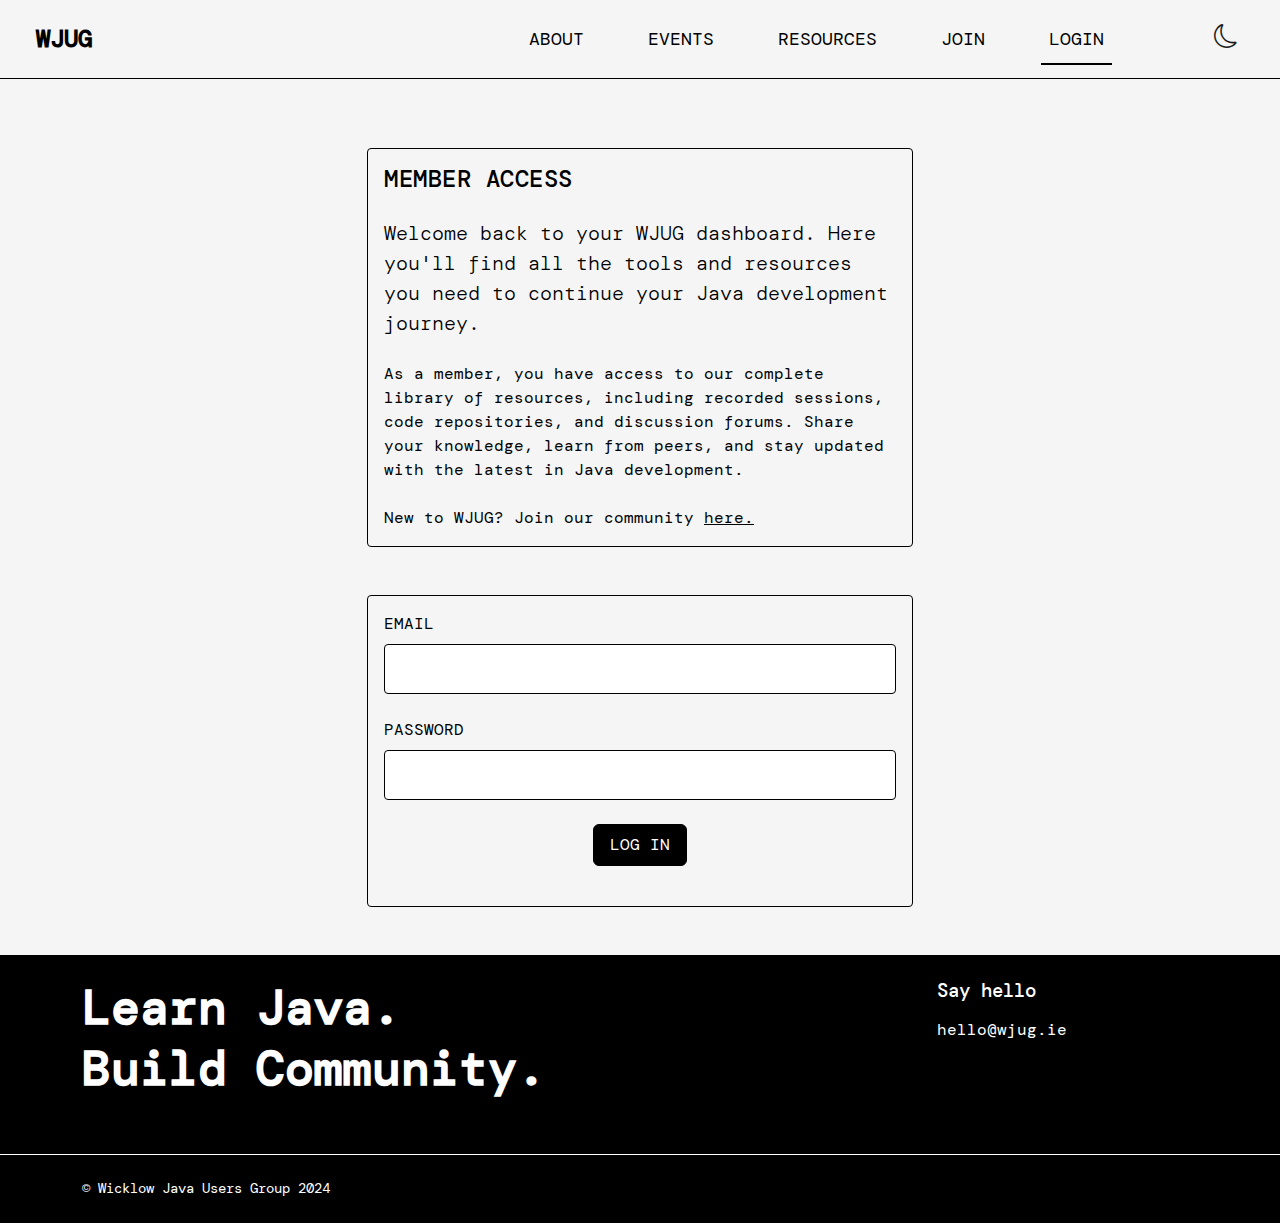
<file: login.html>
<!doctypehtml><html lang=en><title>Wicklow Java Users Group | Connect, Code, and Grow Together</title><meta charset=UTF-8><meta content="width=device-width,initial-scale=1"name=viewport><meta content="Join the Wicklow Java Users Group to connect with local developers, learn Java, and participate in workshops and expert talks. Your hub for coding, networking, and professional growth."name=description><meta content="Java, Java User Group, Wicklow, coding, developers, programming, workshops, meetups"name=keywords><meta content="index, follow"name=robots><link href=/images/icons/favicon.ico rel=icon type=image/x-icon><link href=images/icons/favicon-32x32.png rel=icon type=image/png sizes=32x32><link href=images/icons/favicon-16x16.png rel=icon type=image/png sizes=16x16><link href=https://cdn.jsdelivr.net/npm/bootstrap@5.3.2/dist/css/bootstrap.min.css rel=stylesheet><script src=https://cdn.jsdelivr.net/npm/bootstrap@5.3.2/dist/js/bootstrap.bundle.min.js></script><link href=https://cdn.jsdelivr.net/npm/bootstrap-icons@1.11.3/font/bootstrap-icons.css rel=stylesheet><link href="https://fonts.googleapis.com/css2?family=DM+Mono:wght@400;500;700&display=swap"rel=stylesheet><link href=css/styles-light.css rel=stylesheet><link href=css/styles-dark.css rel=stylesheet><script src=js/form-validation.js></script><nav class="bg-dark fixed-top navbar navbar-dark navbar-expand-lg"><div class=container-fluid><a href=index.html class=navbar-brand>WJUG</a> <button class=navbar-toggler aria-label="Toggle navigation"aria-controls=navbarNav aria-expanded=false data-bs-target=#navbarNav data-bs-toggle=collapse type=button><span class=navbar-toggler-icon></span></button><div class="collapse navbar-collapse"id=navbarNav><ul class="ms-auto navbar-nav"><li class=nav-item><a href=about.html class=nav-link>ABOUT</a><li class=nav-item><a href=events.html class=nav-link>EVENTS</a><li class=nav-item><a href=resources.html class=nav-link>RESOURCES</a><li class=nav-item><a href=join.html class=nav-link>JOIN</a><li class=nav-item><a href=login.html class="nav-link active">LOGIN</a><li class=nav-item><li class=nav-item><button class=icon-toggle aria-label="Toggle Dark/Light mode"id=themeToggle><i class="bi bi-moon"id=themeIcon></i></button></ul></div></div></nav><div class="container login-page my-5"><div class="row mb-5"><div class="col-md-6 mx-auto"><div class=card><div class=card-body><h2 class="mb-4 h4"style=letter-spacing:.5px>MEMBER ACCESS</h2><p class="mb-4 lead">Welcome back to your WJUG dashboard. Here you'll find all the tools and resources you need to continue your Java development journey.<p class=mb-4>As a member, you have access to our complete library of resources, including recorded sessions, code repositories, and discussion forums. Share your knowledge, learn from peers, and stay updated with the latest in Java development.<p class=mb-0>New to WJUG? Join our community <a href=join.html style=text-decoration:underline;color:#000>here.</a></div></div></div></div><div class="row justify-content-center"><div class=col-md-6><div class=card><div class=card-body><form id=loginForm novalidate onsubmit="return validateForm(event)"><div class=mb-4><label class=form-label for=email>EMAIL</label> <input class=form-control id=email type=email><div class="alert alert-danger d-none mt-2"id=emailError>Please enter a valid email address.</div></div><div class=mb-4><label class=form-label for=password>PASSWORD</label> <input class=form-control id=password type=password><div class="alert alert-danger d-none mt-2"id=passwordError>Please enter your password.</div></div><div class="mb-4 alert alert-danger d-none"id=loginError>Invalid credentials. Please try again or <a href=join.html class=alert-link>create an account</a>.</div><div class="mb-4 text-center"><button class="btn btn-dark"type=submit>LOG IN</button></div></form></div></div></div></div></div><footer class="bg-dark footer py-4 text-white"><div class=container><div class="mb-4 row"><div class="mb-4 col-lg-6"><h2 class="display-5 fw-bold mb-1">Learn Java.</h2><h2 class="display-5 fw-bold">Build Community.</h2></div><div class="mb-4 col-lg-3"></div><div class="mb-4 col-lg-3"><h5 class=mb-3>Say hello</h5><a href=mailto:hello@wjug.ie class="text-white text-decoration-none">hello@wjug.ie</a></div></div><div class=divider-line></div><div class="row align-items-center"style=margin-top:3rem><div class=col-md-6><p class="mb-0 small">© Wicklow Java Users Group 2024</div></div></div></footer><script src=js/theme-toggle.js></script>
</file>
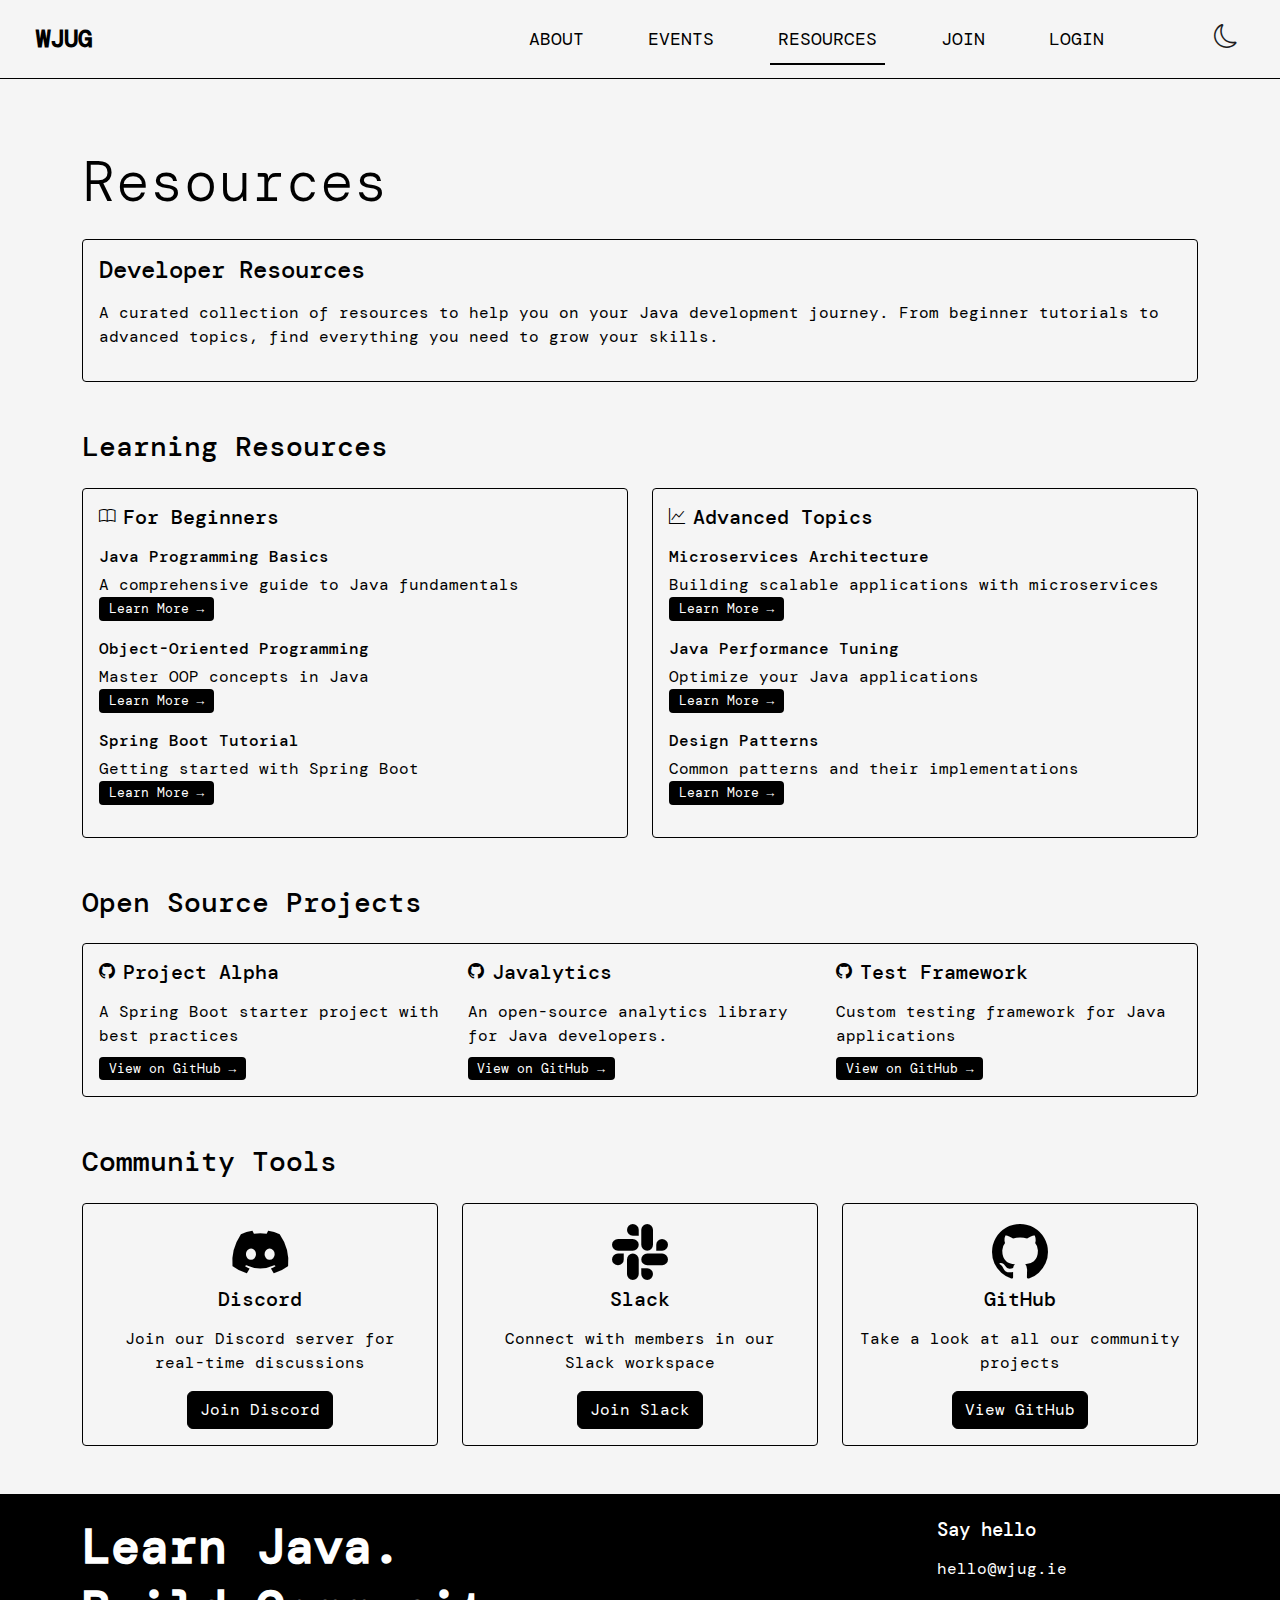
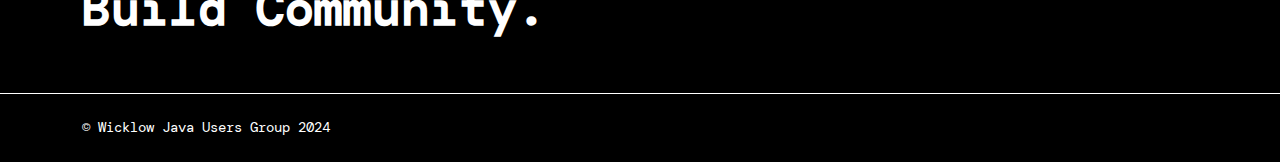
<file: resources.html>
<!doctypehtml><html lang=en><title>Wicklow Java Users Group | Connect, Code, and Grow Together</title><meta charset=UTF-8><meta content="width=device-width,initial-scale=1"name=viewport><meta content="Join the Wicklow Java Users Group to connect with local developers, learn Java, and participate in workshops and expert talks. Your hub for coding, networking, and professional growth."name=description><meta content="Java, Java User Group, Wicklow, coding, developers, programming, workshops, meetups"name=keywords><meta content="index, follow"name=robots><link href=/images/icons/favicon.ico rel=icon type=image/x-icon><link href=images/icons/favicon-32x32.png rel=icon type=image/png sizes=32x32><link href=images/icons/favicon-16x16.png rel=icon type=image/png sizes=16x16><link href=https://cdn.jsdelivr.net/npm/bootstrap@5.3.2/dist/css/bootstrap.min.css rel=stylesheet><script src=https://cdn.jsdelivr.net/npm/bootstrap@5.3.2/dist/js/bootstrap.bundle.min.js></script><link href=https://cdn.jsdelivr.net/npm/bootstrap-icons@1.11.3/font/bootstrap-icons.css rel=stylesheet><link href="https://fonts.googleapis.com/css2?family=DM+Mono:wght@400;500;700&display=swap"rel=stylesheet><link href=css/styles-light.css rel=stylesheet><link href=css/styles-dark.css rel=stylesheet><nav class="bg-dark fixed-top navbar navbar-dark navbar-expand-lg"><div class=container-fluid><a class=navbar-brand href=index.html>WJUG</a> <button aria-label="Toggle navigation"class=navbar-toggler aria-controls=navbarNav aria-expanded=false data-bs-target=#navbarNav data-bs-toggle=collapse type=button><span class=navbar-toggler-icon></span></button><div class="collapse navbar-collapse"id=navbarNav><ul class="ms-auto navbar-nav"><li class=nav-item><a class=nav-link href=about.html>ABOUT</a><li class=nav-item><a class=nav-link href=events.html>EVENTS</a><li class=nav-item><a class="nav-link active"href=resources.html>RESOURCES</a><li class=nav-item><a class=nav-link href=join.html>JOIN</a><li class=nav-item><a class=nav-link href=login.html>LOGIN</a><li class=nav-item><li class=nav-item><button aria-label="Toggle Dark/Light mode"class=icon-toggle id=themeToggle><i class="bi bi-moon"id=themeIcon></i></button></ul></div></div></nav><div class="container my-5 resources-page"><div class="row mb-5"><div class=col-12><h1 class="mb-4 display-4">Resources</h1><div class=card><div class=card-body><h2 class="mb-3 h4">Developer Resources</h2><p>A curated collection of resources to help you on your Java development journey. From beginner tutorials to advanced topics, find everything you need to grow your skills.</div></div></div></div><div class="row mb-5"><div class=col-12><h2 class="mb-4 h3">Learning Resources</h2><div class="row g-4"><div class=col-md-6><div class="card h-100"><div class=card-body><div class="mb-3 align-items-center d-flex"><i class="bi me-2 bi-book"></i><h3 class="mb-0 h5">For Beginners</h3></div><ul class=list-unstyled><li class=mb-3><strong class="mb-1 d-block">Java Programming Basics</strong><p class=mb-0>A comprehensive guide to Java fundamentals</p><a class=text-decoration-none href=https://dev.java/learn/language-basics/ >Learn More →</a><li class=mb-3><strong class="mb-1 d-block">Object-Oriented Programming</strong><p class=mb-0>Master OOP concepts in Java</p><a class=text-decoration-none href=https://www.geeksforgeeks.org/introduction-of-object-oriented-programming/ >Learn More →</a><li><strong class="mb-1 d-block">Spring Boot Tutorial</strong><p class=mb-0>Getting started with Spring Boot</p><a class=text-decoration-none href=https://docs.spring.io/spring-boot/tutorial/first-application/index.html>Learn More →</a></ul></div></div></div><div class=col-md-6><div class="card h-100"><div class=card-body><div class="mb-3 align-items-center d-flex"><i class="bi me-2 bi-graph-up"></i><h3 class="mb-0 h5">Advanced Topics</h3></div><ul class=list-unstyled><li class=mb-3><strong class="mb-1 d-block">Microservices Architecture</strong><p class=mb-0>Building scalable applications with microservices</p><a class=text-decoration-none href=https://microservices.io/ >Learn More →</a><li class=mb-3><strong class="mb-1 d-block">Java Performance Tuning</strong><p class=mb-0>Optimize your Java applications</p><a class=text-decoration-none href=https://www.javaperformancetuning.com/ >Learn More →</a><li><strong class="mb-1 d-block">Design Patterns</strong><p class=mb-0>Common patterns and their implementations</p><a class=text-decoration-none href=https://www.javatpoint.com/design-patterns-in-java>Learn More →</a></ul></div></div></div></div></div></div><div class="row mb-5"><div class=col-12><h2 class="mb-4 h3">Open Source Projects</h2><div class=card><div class=card-body><div class="row g-4"><div class=col-md-4><div class="mb-3 align-items-center d-flex"><i class="bi me-2 bi-github"></i><h3 class="mb-0 h5">Project Alpha</h3></div><p class=mb-2>A Spring Boot starter project with best practices</p><a class=text-decoration-none href=https://github.com/ >View on GitHub →</a></div><div class=col-md-4><div class="mb-3 align-items-center d-flex"><i class="bi me-2 bi-github"></i><h3 class="mb-0 h5">Javalytics</h3></div><p class=mb-2>An open-source analytics library for Java developers.</p><a class=text-decoration-none href=https://github.com/ >View on GitHub →</a></div><div class=col-md-4><div class="mb-3 align-items-center d-flex"><i class="bi me-2 bi-github"></i><h3 class="mb-0 h5">Test Framework</h3></div><p class=mb-2>Custom testing framework for Java applications</p><a class=text-decoration-none href=https://github.com/ >View on GitHub →</a></div></div></div></div></div></div><div class="row mb-5"><div class=col-12><h2 class="mb-4 h3">Community Tools</h2><div class="row g-4"><div class=col-md-4><div class="card h-100"><div class="card-body text-center"><i class="mb-3 bi display-4 bi-discord"></i><h3 class="mb-3 h5">Discord</h3><p class=mb-3>Join our Discord server for real-time discussions</p><a class="btn btn-dark"href=https://discord.com/ >Join Discord</a></div></div></div><div class=col-md-4><div class="card h-100"><div class="card-body text-center"><i class="mb-3 bi display-4 bi-slack"></i><h3 class="mb-3 h5">Slack</h3><p class=mb-3>Connect with members in our Slack workspace</p><a class="btn btn-dark"href=https://slack.com/intl/en-ie/ >Join Slack</a></div></div></div><div class=col-md-4><div class="card h-100"><div class="card-body text-center"><i class="mb-3 bi display-4 bi-github"></i><h3 class="mb-3 h5">GitHub</h3><p class=mb-3>Take a look at all our community projects</p><a class="btn btn-dark"href=https://github.com/ >View GitHub</a></div></div></div></div></div></div></div><footer class="bg-dark footer py-4 text-white"><div class=container><div class="row mb-4"><div class="mb-4 col-lg-6"><h2 class="mb-1 display-5 fw-bold">Learn Java.</h2><h2 class="display-5 fw-bold">Build Community.</h2></div><div class="mb-4 col-lg-3"></div><div class="mb-4 col-lg-3"><h5 class=mb-3>Say hello</h5><a class="text-decoration-none text-white"href=mailto:hello@wjug.ie>hello@wjug.ie</a></div></div><div class=divider-line></div><div class="row align-items-center"style=margin-top:3rem><div class=col-md-6><p class="mb-0 small">© Wicklow Java Users Group 2024</div></div></div></footer><script src=js/theme-toggle.js></script>
</file>
